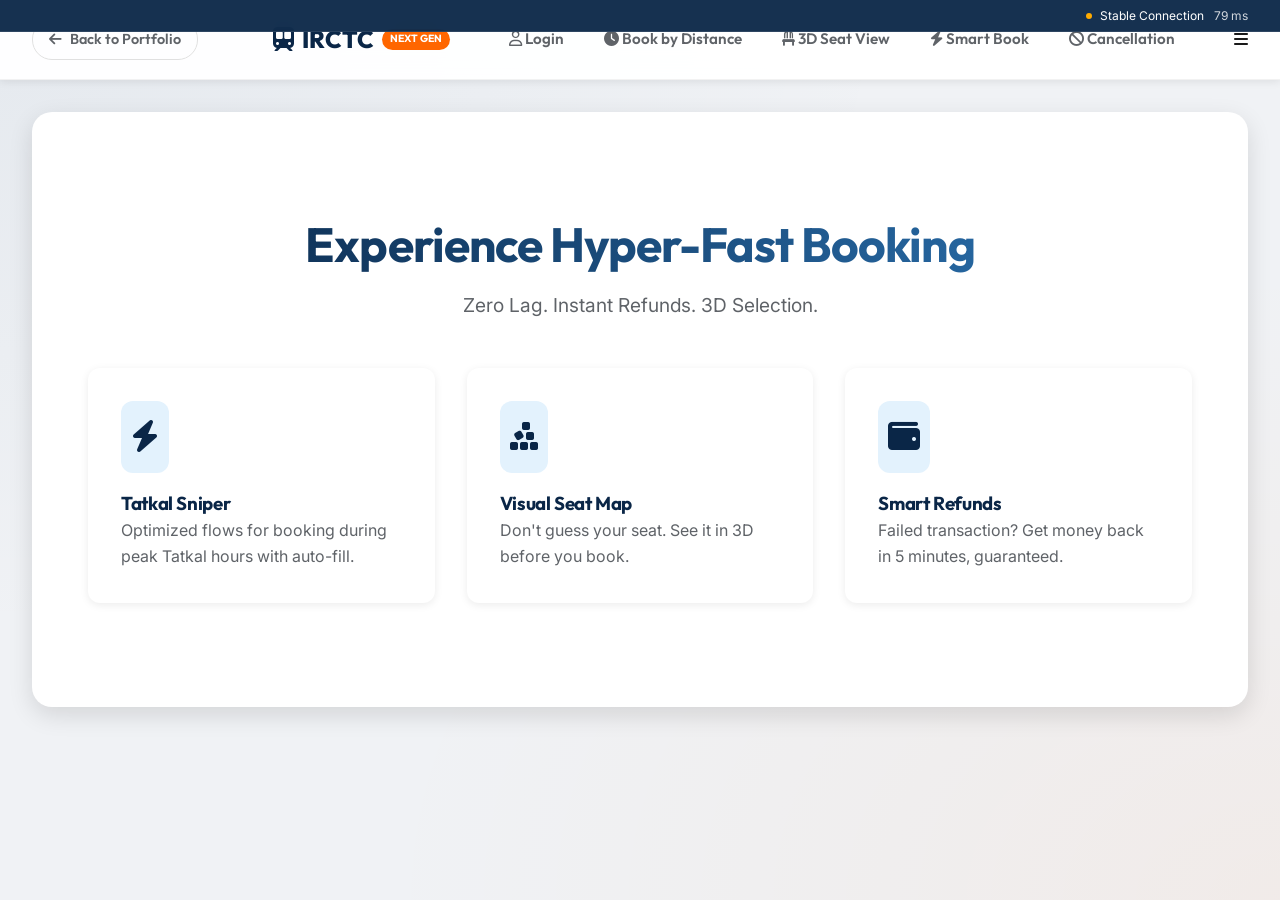
<file: irctc.html>
<!DOCTYPE html>
<html lang="en">

<head>
    <meta charset="UTF-8">
    <meta name="viewport" content="width=device-width, initial-scale=1.0">
    <title>IRCTC Next - Premium Booking Experience</title>
    <link rel="stylesheet" href="irctc.css">
    <!-- Font Awesome for Icons -->
    <link rel="stylesheet" href="https://cdnjs.cloudflare.com/ajax/libs/font-awesome/6.4.0/css/all.min.css">
</head>

<body>

    <!-- Network Speed Indicator -->
    <div id="network-status" class="network-status">
        <div style="display:flex; align-items:center;">
            <span class="status-dot"></span>
            <span id="network-text">Checking Network Stability...</span>
        </div>
        <span id="latency-ms" style="margin-left:10px; opacity:0.8;">-- ms</span>
    </div>

    <!-- Navbar -->
    <nav class="navbar">
        <a href="port.html" class="back-btn" style="text-decoration:none; margin-right: 1.5rem; display: inline-flex; align-items: center; gap: 8px; padding: 8px 16px; border: 1px solid var(--divider); border-radius: 20px; font-weight: 600; color: var(--text-secondary); transition: all 0.2s; background: transparent; font-family: 'Outfit', sans-serif; cursor: pointer; font-size: 0.9rem;" onmouseover="this.style.background='rgba(0,0,0,0.04)'; this.style.borderColor='var(--primary-blue)'; this.style.color='var(--primary-blue)';" onmouseout="this.style.background='transparent'; this.style.borderColor='var(--divider)'; this.style.color='var(--text-secondary)';">
            <i class="fa-solid fa-arrow-left"></i> Back to Portfolio
        </a>
        <div class="logo">
            <i class="fa-solid fa-train-subway"></i>
            IRCTC <span class="beta-tag">Next Gen</span>
        </div>
        <div class="nav-links">
            <div class="nav-item" id="login-nav">
                <span class="nav-link"><i class="fa-regular fa-user"></i> Login</span>
                <div class="dropdown-preview">
                    <h4>Welcome Guest</h4>
                    <p style="font-size:0.85rem; margin-top:5px;">Login for faster booking & personalized offers.</p>
                </div>
            </div>
            <div class="nav-item" id="distance-nav">
                <span class="nav-link"><i class="fa-solid fa-clock"></i> Book by Distance</span>
                <div class="dropdown-panel" id="distance-panel">
                    <!-- Populated by JS -->
                </div>
            </div>
            <div class="nav-item" id="seat-view-nav">
                <span class="nav-link"><i class="fa-solid fa-chair"></i> 3D Seat View</span>
            </div>
            <div class="nav-item" id="smart-book-nav">
                <span class="nav-link"><i class="fa-solid fa-bolt"></i> Smart Book</span>
            </div>
            <div class="nav-item" id="cancel-nav">
                <span class="nav-link"><i class="fa-solid fa-ban"></i> Cancellation</span>
            </div>
        </div>
        <div class="mobile-menu-btn"><i class="fa-solid fa-bars"></i></div>
    </nav>

    <!-- Main Content Area -->
    <main class="main-container">

        <!-- Login Modal -->
        <div id="login-modal" class="modal">
            <!-- ... (Login modal content remains unchanged) ... -->
            <div class="modal-content">
                <span class="close-btn"><i class="fa-solid fa-xmark"></i></span>
                <h2><i class="fa-solid fa-right-to-bracket" style="color:var(--brand-orange)"></i> Login</h2>
                <form id="login-form">
                    <div class="input-group">
                        <label>Username / Mobile</label>
                        <input type="text" id="login-name" required placeholder="Enter your registered ID">
                    </div>
                    <div class="input-group">
                        <label>Password</label>
                        <input type="password" id="login-pass" required placeholder="••••••••">
                    </div>

                    <!-- Simplified Verification -->
                    <div class="checkbox-group"
                        style="display:flex; align-items:center; gap:0.5rem; margin-bottom:1.5rem;">
                        <input type="checkbox" id="human-check" required>
                        <label for="human-check"
                            style="cursor:pointer; display:flex; align-items:center; gap:5px; margin:0;">
                            <i class="fa-solid fa-shield-halved" style="color:var(--success-green)"></i>
                            Smart Verify (Instant)
                        </label>
                    </div>

                    <button type="submit" class="btn-primary">
                        <span>Secure Login</span>
                        <div class="spinner callback-spinner hidden"></div>
                    </button>

                    <div id="login-alert" class="alert-box alert-success hidden" style="margin-top:1rem;">
                        <i class="fa-solid fa-check-circle"></i>
                        <span>Login Successful! Redirecting...</span>
                    </div>
                </form>
            </div>
        </div>

        <!-- Dashboard / Placeholder Home Content -->
        <!-- ... (Home content remains unchanged) ... -->

        <!-- ... (Seat View content remains unchanged) ... -->

        <!-- ... (Smart Book content remains unchanged) ... -->

        <!-- Cancellation Section -->
        <section id="cancel-section" class="content-section hidden">
            <div class="section-header">
                <h2>Ticket Cancellation & Refunds</h2>
                <p>Instant refunds to source account for IRCTC iWallet users.</p>
            </div>

            <div class="input-group" style="max-width: 480px; margin-top:2rem;">
                <label>Enter PNR Number</label>
                <div style="display:flex; gap:10px;">
                    <input type="text" id="cancel-pnr-input" placeholder="e.g. 8456213098" maxlength="10">
                    <button class="btn-primary" onclick="searchPNR()" style="width: auto; padding:0 25px;">
                        Search PNR
                    </button>
                </div>
            </div>

            <!-- Ticket Details (Hidden) -->
            <div id="cancel-details" class="hidden"
                style="margin-top: 2rem; background: #fafafa; padding: 25px; border-radius: 12px; border: 1px solid #eee;">
                <div
                    style="display:flex; justify-content:space-between; border-bottom:1px solid #ddd; padding-bottom:15px; margin-bottom:20px;">
                    <div>
                        <h3 id="c-train-name" style="color:var(--primary-blue); margin-bottom:5px;">--</h3>
                        <p id="c-date" style="font-size:0.95rem; color:#666;">--</p>
                    </div>
                    <div style="text-align:right;">
                        <span class="status-badge status-open"
                            style="background:#E8F5E9; color:#2E7D32;">CONFIRMED</span>
                        <div style="margin-top:5px; font-weight:700; font-size:1.1rem; color:var(--primary-blue);"
                            id="c-pnr-display">--</div>
                    </div>
                </div>

                <div style="margin-bottom:25px;">
                    <label
                        style="font-weight:600; margin-bottom:15px; display:block; color:var(--text-secondary);">Select
                        Passengers to Cancel:</label>
                    <div id="c-passenger-list" style="display:flex; flex-direction:column; gap:10px;">
                        <!-- Checkboxes populated by JS -->
                    </div>
                </div>

                <div
                    style="background:#FFF3E0; padding:20px; border-radius:8px; display:flex; justify-content:space-between; align-items:center;">
                    <div>
                        <div style="font-size:0.85rem; color:#E65100; font-weight:700;">ESTIMATED REFUND AMOUNT</div>
                        <div style="font-size:1.8rem; font-weight:800; color:#E65100;">₹<span
                                id="c-refund-amount">0</span></div>
                        <div style="font-size:0.75rem; color:#E65100; opacity:0.8;">(Deduction: ₹60 per passenger)</div>
                    </div>
                    <button class="btn-primary" style="background:#D32F2F; width:auto; border:none;"
                        onclick="confirmCancellation()">
                        Cancel & Refund <i class="fa-solid fa-arrow-right-from-bracket"></i>
                    </button>
                </div>
            </div>

            <!-- Success Message -->
            <div id="cancel-success" class="alert-box alert-success hidden" style="margin-top:2rem; padding:20px;">
                <i class="fa-solid fa-check-circle" style="font-size:1.5rem;"></i>
                <div>
                    <h4 style="margin-bottom:5px;">Cancellation Successful</h4>
                    <span>Refund of <strong>₹<span id="final-refund"></span></strong> initiated to source account.
                        Reference ID: <span id="ref-id" style="font-family:monospace;"></span></span>

                    <div style="margin-top:15px; padding-top:15px; border-top:1px solid #C8E6C9; font-size:0.9rem;">
                        <div style="font-weight:700; margin-bottom:5px;">Need Help?</div>
                        <div style="display:flex; gap:20px; align-items:center;">
                            <span><i class="fa-solid fa-envelope"></i> refunds@irctc.co.in</span>
                            <span><i class="fa-solid fa-phone"></i> 139 (24x7)</span>
                        </div>
                    </div>
                </div>
            </div>
        </section>

        <!-- Dashboard / Placeholder Home Content -->
        <section id="home-dashboard" class="content-section">
            <div class="hero-card">
                <h1>Experience Hyper-Fast Booking</h1>
                <p style="font-size:1.2rem;">Zero Lag. Instant Refunds. 3D Selection.</p>

                <div class="feature-grid">
                    <div class="feature-box" onclick="document.getElementById('smart-book-nav').click()">
                        <div class="feature-icon"><i class="fa-solid fa-bolt"></i></div>
                        <h3>Tatkal Sniper</h3>
                        <p>Optimized flows for booking during peak Tatkal hours with auto-fill.</p>
                    </div>
                    <div class="feature-box" onclick="document.getElementById('seat-view-nav').click()">
                        <div class="feature-icon"><i class="fa-solid fa-cubes-stacked"></i></div>
                        <h3>Visual Seat Map</h3>
                        <p>Don't guess your seat. See it in 3D before you book.</p>
                    </div>
                    <div class="feature-box">
                        <div class="feature-icon"><i class="fa-solid fa-wallet"></i></div>
                        <h3>Smart Refunds</h3>
                        <p>Failed transaction? Get money back in 5 minutes, guaranteed.</p>
                    </div>
                </div>
            </div>
        </section>

        <!-- Seat View Section -->
        <section id="seat-view-section" class="content-section hidden">
            <div class="section-header" style="display:flex; justify-content:space-between; align-items:center;">
                <h2>3D Coach Visualization</h2>
                <div style="display:flex; gap:15px; align-items:center;">
                    <label
                        style="display:flex; align-items:center; gap:5px; cursor:pointer; font-weight:600; color:var(--brand-orange);">
                        <input type="checkbox" id="solo-mode-toggle"> Solo Traveler
                    </label>
                    <div class="train-selector">
                        <select id="train-select" style="padding:10px; border-radius:8px; border:1px solid #ccc;">
                            <option value="express">Rajdhani Express (First AC)</option>
                            <option value="shatabdi">Shatabdi Express (Chair Car)</option>
                        </select>
                    </div>
                </div>
            </div>

            <div class="coach-container-3d">
                <div class="coach-floor">
                    <!-- Seats generated by JS -->
                </div>
            </div>

            <div class="seat-legend">
                <div class="legend-item"><span class="seat available"
                        style="width:20px; height:20px; display:inline-block;"></span> Available</div>
                <div class="legend-item"><span class="seat booked"
                        style="width:20px; height:20px; display:inline-block;"></span> Booked</div>
                <div class="legend-item"><span class="seat selected"
                        style="width:20px; height:20px; display:inline-block;"></span> Selected</div>
            </div>

            <div class="booking-summary"
                style="background:#F5F7FA; padding:20px; border-radius:12px; display:flex; justify-content:space-between; align-items:center;">
                <div>
                    <div style="font-size:0.9rem; color:#666;">Selected Seats</div>
                    <div style="font-size:1.5rem; font-weight:700; color:var(--primary-blue);" id="seat-count">0</div>
                </div>
                <div>
                    <div style="font-size:0.9rem; color:#666;">Total Price</div>
                    <div style="font-size:1.5rem; font-weight:700; color:var(--primary-blue);">₹<span
                            id="total-price">0</span></div>
                </div>
                <button id="confirm-seat-btn" class="btn-primary" style="width:auto; padding:0 30px;" disabled>
                    Proceed with Selection <i class="fa-solid fa-arrow-right"></i>
                </button>
            </div>
        </section>

        <!-- Smart Book Section -->
        <section id="smart-book-section" class="content-section hidden">
            <!-- Progress Tracker -->
            <div class="progress-bar-container">
                <div class="progress-track"></div>
                <div class="progress-fill" id="booking-fill" style="width: 0%;"></div>
                <div class="steps-indicator">
                    <div class="step active" data-step="1">
                        <div class="step-circle">1</div>
                        <div>Train</div>
                    </div>
                    <div class="step" data-step="2">
                        <div class="step-circle">2</div>
                        <div>Date</div>
                    </div>
                    <div class="step" data-step="3">
                        <div class="step-circle">3</div>
                        <div>Details</div>
                    </div>
                    <div class="step" data-step="4">
                        <div class="step-circle">4</div>
                        <div>Review</div>
                    </div>
                    <div class="step" data-step="5">
                        <div class="step-circle">5</div>
                        <div>Payment</div>
                    </div>
                </div>
            </div>

            <div class="wizard-container">
                <!-- Step 1: Select Train -->
                <div class="wizard-step active" data-step="1">
                    <h3>Select Train</h3>
                    <div class="input-group">
                        <input type="text" placeholder="Search train name or number..." style="margin-bottom:1rem;">
                    </div>
                    <div class="train-list" id="smart-train-list"></div>
                </div>

                <!-- Step 2: Choose Date -->
                <div class="wizard-step" data-step="2">
                    <h3>Journey Date</h3>
                    <input type="date" id="book-date" class="simulated-input"
                        style="padding:15px; width:100%; border:2px solid #ddd; border-radius:8px;">
                    <br><br>
                    <button class="btn-primary" onclick="window.wizardNext()">Next Step</button>
                </div>

                <!-- Step 3: Passenger Details -->
                <div class="wizard-step" data-step="3">
                    <h3>Passenger Details</h3>
                    <div
                        style="background:#E3F2FD; padding:15px; border-radius:8px; margin-bottom:15px; border:1px solid #BBDEFB;">
                        <i class="fa-solid fa-bolt" style="color:#1565C0;"></i>
                        <strong>Smart Feature:</strong> Master List Auto-fill enabled.
                    </div>

                    <!-- Selected Seat Confirmation -->
                    <div id="seat-confirm-msg" class="hidden"
                        style="background:#F1F8E9; padding:12px; border-radius:8px; margin-bottom:15px; border:1px solid #C5E1A5; color:#33691E;">
                        <i class="fa-solid fa-check-circle"></i>
                        Confirmed Seat: <strong id="assigned-seat-display">--</strong>
                    </div>
                    <!-- Dynamic Passenger Forms -->
                    <div style="display:flex; justify-content:flex-end; margin-bottom:10px;">
                        <button type="button" class="btn-primary" id="open-map-btn"
                            style="width:auto; padding:8px 15px; background:var(--brand-orange); font-size:0.85rem;">
                            <i class="fa-solid fa-map-location-dot"></i> Select / Change Seats
                        </button>
                    </div>

                    <div id="passenger-list">
                        <!-- Populated by JS -->
                    </div>
                    <button class="btn-primary" onclick="window.wizardNext()">Next Step</button>
                </div>

                <!-- Step 4: Review -->
                <div class="wizard-step" data-step="4">
                    <h3>Review Booking</h3>
                    <div
                        style="padding:20px; background:#fafafa; border-radius:12px; margin-bottom:20px; border:1px solid #EEE;">
                        <p><strong>Train:</strong> <span id="review-train">--</span></p>
                        <p><strong>Time:</strong> <span id="review-time">--</span></p>
                        <p><strong>Date:</strong> <span id="review-date">--</span></p>
                        <p><strong>Passenger:</strong> <span id="review-name">--</span></p>
                        <p><strong>Seat No.:</strong> <span id="review-seats">--</span></p>
                        <p><strong>Total Amount:</strong> ₹<span id="review-total">1,250</span></p>
                    </div>
                    <button class="btn-primary" onclick="window.wizardNext()">Proceed to Pay</button>
                </div>

                <!-- Step 5: Payment Solution (Enhanced) -->
                <div class="wizard-step" data-step="5">
                    <h3>Select Payment Mode</h3>

                    <!-- Smart Wallet (Primary Solution) -->
                    <div class="payment-card recommended">
                        <div class="card-header">
                            <div style="display:flex; align-items:center; gap:10px;">
                                <i class="fa-solid fa-wallet" style="color:var(--brand-orange); font-size:1.5rem;"></i>
                                <div>
                                    <div style="font-weight:700; font-size:1.1rem;">IRCTC iWallet</div>
                                    <div style="font-size:0.85rem; opacity:0.8;">Zero-failure booking. Instant debit.
                                    </div>
                                </div>
                            </div>
                            <div style="text-align:right;">
                                <div style="font-size:0.8rem;">Balance</div>
                                <div style="font-weight:700; font-size:1.1rem;">₹4,500.00</div>
                            </div>
                        </div>
                        <button class="btn-primary" style="background:white; color:var(--primary-blue);"
                            id="pay-wallet-btn" onclick="processPayment('wallet')">
                            Pay ₹1,250 via Wallet
                        </button>
                    </div>

                    <!-- UPI & Other Options -->
                    <div class="payment-grid">
                        <div class="pay-option" onclick="processPayment('upi')">
                            <i class="fa-brands fa-google-pay" style="color:#4285F4;"></i>
                            <span>UPI / Apps</span>
                            <span class="badge-fast">FAST</span>
                        </div>

                        <div class="pay-option" onclick="processPayment('card')">
                            <i class="fa-regular fa-credit-card" style="color:#1565C0;"></i>
                            <span>Card</span>
                        </div>
                    </div>

                    <!-- Payment Processing Overlay -->
                    <div id="payment-overlay" class="payment-overlay">
                        <div class="payment-modal">
                            <div class="spinner-container">
                                <div class="processing-spinner"></div>
                            </div>
                            <h3 id="pay-status-title">Connecting to Bank...</h3>
                            <div class="status-steps">
                                <div class="step-item active" id="step-bank"><i
                                        class="fa-solid fa-circle-notch fa-spin"></i> Verifying Balance</div>
                                <div class="step-item" id="step-irctc"><i class="fa-regular fa-circle"></i> Allocating
                                    Seat</div>
                            </div>
                        </div>
                    </div>

                    <!-- Final Success Screen -->
                    <div id="booking-success" class="booking-success">
                        <div class="success-card">
                            <div class="success-header">
                                <i class="fa-solid fa-ticket"></i>
                                <span>Booking Confirmed</span>
                            </div>
                            <div class="pnr-display">
                                <div style="font-size:0.9rem; color:#666;">PNR NUMBER</div>
                                <div id="final-pnr"
                                    style="font-size:2rem; font-weight:800; letter-spacing:2px; color:var(--primary-blue);">
                                    --</div>
                            </div>
                            <div class="journey-details">
                                <div class="detail-row">
                                    <span>Train</span>
                                    <strong id="final-train">--</strong>
                                </div>
                                <div class="detail-row">
                                    <span>Passengers</span>
                                    <strong id="final-passengers">Rahul Sharma (28)</strong>
                                </div>
                            </div>
                            <div style="padding:0 2rem 2rem;">
                                <button class="btn-primary" onclick="location.reload()">Book Return Journey</button>
                            </div>
                        </div>
                    </div>
                </div>

            </div>
        </section>

    </main>

    <script src="irctc.js"></script>
</body>

</html>
</file>
<file: irctc.css>
/* Google Fonts Import */
@import url('https://fonts.googleapis.com/css2?family=Outfit:wght@300;400;500;600;700;800&family=Inter:wght@300;400;500;600&display=swap');

:root {
    /* Brand Colors - Modern IRCTC Palette */
    --primary-blue: #0A2647;
    --secondary-blue: #144272;
    --accent-blue: #205295;
    --brand-orange: #FF6600;
    /* IRCTC Orange */
    --brand-light: #2C74B3;

    /* Functional Colors */
    --success-green: #00C853;
    --error-red: #D50000;
    --warning-yellow: #FFAB00;
    --info-blue: #2979FF;

    /* Neutrals & Surfaces */
    --bg-body: #F0F2F5;
    --surface-white: #FFFFFF;
    --surface-glass: rgba(255, 255, 255, 0.95);
    --text-primary: #1A1A1A;
    --text-secondary: #5F6368;
    --divider: #E0E0E0;

    /* Shadows & Effects */
    --shadow-sm: 0 2px 8px rgba(0, 0, 0, 0.08);
    --shadow-md: 0 8px 24px rgba(0, 0, 0, 0.12);
    --shadow-lg: 0 16px 48px rgba(0, 0, 0, 0.18);
    --shadow-colored: 0 8px 24px rgba(20, 66, 114, 0.2);
    --glass-blur: blur(12px);

    /* Metrics */
    --radius-sm: 8px;
    --radius-md: 12px;
    --radius-lg: 20px;
    --radius-xl: 32px;
    --container-max: 1280px;
    --header-height: 80px;
}

* {
    box-sizing: border-box;
    margin: 0;
    padding: 0;
    -webkit-font-smoothing: antialiased;
}

body {
    font-family: 'Outfit', sans-serif;
    background: var(--bg-body);
    background-image: radial-gradient(at 0% 0%, rgba(20, 66, 114, 0.05) 0px, transparent 50%), radial-gradient(at 100% 100%, rgba(255, 102, 0, 0.05) 0px, transparent 50%);
    color: var(--text-primary);
    line-height: 1.6;
    overflow-x: hidden;
    min-height: 100vh;
}

/* Typography */
h1,
h2,
h3,
h4 {
    font-weight: 700;
    color: var(--primary-blue);
    letter-spacing: -0.02em;
}

h1 {
    font-size: 2.5rem;
    line-height: 1.2;
}

h2 {
    font-size: 2rem;
    margin-bottom: 1rem;
}

p {
    font-family: 'Inter', sans-serif;
    color: var(--text-secondary);
}

/* Network Status */
.network-status {
    position: fixed;
    top: 0;
    left: 0;
    right: 0;
    height: 32px;
    background: rgba(10, 38, 71, 0.95);
    color: white;
    z-index: 2000;
    display: flex;
    justify-content: flex-end;
    align-items: center;
    padding: 0 2rem;
    font-size: 0.75rem;
    font-family: 'Inter', sans-serif;
    backdrop-filter: var(--glass-blur);
    border-bottom: 1px solid rgba(255, 255, 255, 0.1);
}

.status-dot {
    width: 6px;
    height: 6px;
    border-radius: 50%;
    background-color: var(--success-green);
    margin-right: 8px;
    box-shadow: 0 0 8px var(--success-green);
}

/* Navbar */
.navbar {
    position: sticky;
    top: 0;
    background: var(--surface-glass);
    backdrop-filter: blur(20px);
    padding: 0 2rem;
    height: var(--header-height);
    display: flex;
    justify-content: space-between;
    align-items: center;
    z-index: 1000;
    box-shadow: var(--shadow-sm);
    border-bottom: 1px solid rgba(0, 0, 0, 0.05);
}

.logo {
    display: flex;
    align-items: center;
    gap: 0.5rem;
    font-size: 1.5rem;
    font-weight: 800;
    color: var(--primary-blue);
    cursor: pointer;
}

.beta-tag {
    font-size: 0.65rem;
    font-weight: 700;
    background: var(--brand-orange);
    color: white;
    padding: 2px 8px;
    border-radius: 99px;
    text-transform: uppercase;
}

.nav-links {
    display: flex;
    gap: 1.5rem;
    height: 100%;
}

.nav-item {
    position: relative;
    height: 100%;
    display: flex;
    align-items: center;
    cursor: pointer;
    padding: 0 0.5rem;
}

.nav-link {
    font-weight: 600;
    color: var(--text-secondary);
    transition: all 0.2s;
    font-size: 0.95rem;
}

.nav-item:hover .nav-link {
    color: var(--primary-blue);
}

.nav-item::after {
    content: '';
    position: absolute;
    bottom: 0;
    left: 0;
    width: 0%;
    height: 3px;
    background: var(--brand-orange);
    transition: width 0.3s ease;
    border-radius: 3px 3px 0 0;
}

.nav-item:hover::after {
    width: 100%;
}

.dropdown-panel,
.dropdown-preview {
    position: absolute;
    top: calc(100% + 10px);
    left: 50%;
    transform: translateX(-50%) translateY(10px);
    background: var(--surface-white);
    color: var(--text-primary);
    padding: 1.5rem;
    border-radius: var(--radius-md);
    box-shadow: var(--shadow-lg);
    opacity: 0;
    visibility: hidden;
    transition: all 0.3s;
    min-width: 240px;
    z-index: 1001;
    border: 1px solid var(--divider);
}

#distance-panel.dropdown-panel {
    width: 400px;
}

.nav-item:hover .dropdown-panel,
.nav-item:hover .dropdown-preview {
    opacity: 1;
    visibility: visible;
    transform: translateX(-50%) translateY(0);
}

/* Layout */
.main-container {
    padding: 2rem;
    max-width: var(--container-max);
    margin: 0 auto;
    padding-top: 2rem;
}

.content-section {
    background: var(--surface-white);
    padding: 2.5rem;
    border-radius: var(--radius-lg);
    box-shadow: var(--shadow-md);
    margin-bottom: 2rem;
    animation: slideUp 0.6s;
}

.hidden {
    display: none !important;
}

@keyframes slideUp {
    from {
        opacity: 0;
        transform: translateY(40px);
    }

    to {
        opacity: 1;
        transform: translateY(0);
    }
}

/* Login Modal */
.modal {
    position: fixed;
    top: 0;
    left: 0;
    width: 100%;
    height: 100%;
    background: rgba(10, 38, 71, 0.3);
    display: flex;
    justify-content: center;
    align-items: center;
    z-index: 2000;
    backdrop-filter: blur(8px);
    opacity: 0;
    pointer-events: none;
    transition: opacity 0.3s ease;
}

.modal.visible {
    opacity: 1;
    pointer-events: all;
}

.modal-content {
    background: var(--surface-white);
    padding: 2.5rem;
    border-radius: var(--radius-lg);
    width: 100%;
    max-width: 420px;
    position: relative;
    box-shadow: var(--shadow-lg);
    transform: scale(0.95);
    transition: transform 0.3s;
}

.modal.visible .modal-content {
    transform: scale(1);
}

.close-btn {
    position: absolute;
    top: 1.5rem;
    right: 1.5rem;
    cursor: pointer;
    font-size: 1.2rem;
}

.input-group {
    margin-bottom: 1.25rem;
}

.input-group label {
    display: block;
    margin-bottom: 0.5rem;
    font-size: 0.9rem;
    font-weight: 600;
    color: var(--text-secondary);
}

.input-group input {
    width: 100%;
    padding: 0.85rem 1rem;
    border: 2px solid #E5E7EB;
    border-radius: var(--radius-sm);
    font-family: 'Inter', sans-serif;
    transition: all 0.2s;
    background: #FAFAFA;
}

.input-group input:focus {
    outline: none;
    border-color: var(--info-blue);
    background: white;
    box-shadow: 0 0 0 4px rgba(41, 121, 255, 0.1);
}

.btn-primary {
    width: 100%;
    padding: 1rem;
    background: linear-gradient(135deg, var(--secondary-blue), var(--primary-blue));
    color: white;
    border: none;
    border-radius: var(--radius-sm);
    font-size: 1rem;
    font-weight: 600;
    cursor: pointer;
    transition: all 0.3s ease;
    display: flex;
    justify-content: center;
    align-items: center;
    gap: 0.5rem;
    box-shadow: var(--shadow-colored);
}

.btn-primary:hover {
    transform: translateY(-2px);
    box-shadow: 0 12px 20px rgba(20, 66, 114, 0.3);
}

.btn-primary:disabled {
    opacity: 0.7;
    cursor: not-allowed;
}

/* 3D Coach */
.coach-container-3d {
    perspective: 1200px;
    margin: 3rem 0;
    height: 500px;
    display: flex;
    justify-content: center;
    align-items: center;
    background: #f8f9fa;
    border-radius: var(--radius-lg);
    border: 1px solid #e0e0e0;
    overflow: hidden;
}

.coach-floor {
    width: 340px;
    height: 85%;
    background: #e8eaf6;
    transform: rotateX(30deg);
    transform-style: preserve-3d;
    display: grid;
    grid-template-columns: repeat(4, 1fr);
    gap: 15px 10px;
    /* Row gap 15, Col gap 10 */
    padding: 40px 25px;
    overflow-y: auto;
    border: 4px solid #cfd8dc;
    border-radius: 8px;
    transition: transform 0.6s;
    box-shadow: inset 0 0 50px rgba(0, 0, 0, 0.1);
}

.coach-floor:hover {
    transform: rotateX(20deg) scale(1.02);
}

/* Create Aisle */
.seat:nth-child(4n+2) {
    margin-right: 40px;
    /* The Aisle */
}

.seat {
    height: 44px;
    background: #B0BEC5;
    border-radius: 4px 4px 10px 10px;
    position: relative;
    cursor: pointer;
    box-shadow: 0 4px 0 #78909C, 0 8px 10px rgba(0, 0, 0, 0.1);
    transition: all 0.2s cubic-bezier(0.175, 0.885, 0.32, 1.275);
}

/* Headrest */
.seat::before {
    content: '';
    position: absolute;
    top: -10px;
    left: 10%;
    width: 80%;
    height: 12px;
    background: inherit;
    border-radius: 4px;
    filter: brightness(0.9);
}

.seat::after {
    content: '';
    position: absolute;
    top: -4px;
    /* Connector */
    left: 20%;
    width: 60%;
    height: 4px;
    background: inherit;
}

.seat:active {
    transform: translateY(4px);
    box-shadow: 0 0 0 #78909C;
}

.seat.available {
    background: var(--success-green);
    box-shadow: 0 4px 0 #009624, 0 8px 10px rgba(0, 0, 0, 0.1);
}

.seat.booked {
    background: var(--error-red);
    box-shadow: 0 4px 0 #9F0000;
    cursor: not-allowed;
    opacity: 0.8;
}

.seat.selected {
    background: var(--info-blue);
    box-shadow: 0 4px 0 #004BA0, 0 0 15px var(--info-blue);
    transform: translateY(-2px) scale(1.05);
    z-index: 10;
}

.coach-floor>div:nth-child(2) {
    margin-right: 20px;
}

.seat-legend {
    display: flex;
    gap: 20px;
    justify-content: center;
    margin-bottom: 20px;
}

/* Wizard */
.progress-bar-container {
    position: relative;
    margin-bottom: 3rem;
    padding: 0 1rem;
}

.progress-track {
    position: absolute;
    top: 15px;
    left: 0;
    right: 0;
    height: 4px;
    background: #E0E0E0;
    z-index: 0;
}

.progress-fill {
    position: absolute;
    top: 15px;
    left: 0;
    height: 4px;
    background: var(--success-green);
    z-index: 0;
    transition: width 0.4s ease;
}

.steps-indicator {
    display: flex;
    justify-content: space-between;
    position: relative;
    z-index: 1;
}

.step {
    text-align: center;
    width: 80px;
    opacity: 0.6;
    transition: all 0.3s;
}

.step.active {
    opacity: 1;
    font-weight: 700;
    color: var(--primary-blue);
    transform: scale(1.05);
}

.step-circle {
    width: 34px;
    height: 34px;
    background: white;
    border: 3px solid #E0E0E0;
    border-radius: 50%;
    margin: 0 auto 8px;
    display: flex;
    justify-content: center;
    align-items: center;
    font-weight: 700;
}

.step.active .step-circle {
    border-color: var(--primary-blue);
    background: var(--primary-blue);
    color: white;
}

.step.completed .step-circle {
    border-color: var(--success-green);
    background: var(--success-green);
    color: white;
}

.wizard-step {
    display: none;
    margin-top: 2rem;
}

.wizard-step.active {
    display: block;
    animation: fadeIn 0.4s;
}

@keyframes fadeIn {
    from {
        opacity: 0;
    }

    to {
        opacity: 1;
    }
}

.train-item {
    padding: 1.5rem;
    border: 1px solid #EEE;
    border-radius: var(--radius-md);
    margin-bottom: 1rem;
    cursor: pointer;
    display: flex;
    justify-content: space-between;
    align-items: center;
    transition: all 0.2s;
}

.train-item:hover {
    border-color: var(--info-blue);
    box-shadow: 0 4px 12px rgba(41, 121, 255, 0.1);
    transform: translateX(5px);
}

/* Dashboard */
.hero-card {
    text-align: center;
    padding: 4rem 1rem;
}

.hero-card h1 {
    font-size: 3rem;
    margin-bottom: 1rem;
    background: -webkit-linear-gradient(0deg, var(--primary-blue), var(--brand-light));
    -webkit-background-clip: text;
    -webkit-text-fill-color: transparent;
}

.feature-grid {
    display: grid;
    grid-template-columns: repeat(auto-fit, minmax(280px, 1fr));
    gap: 2rem;
    margin-top: 3rem;
}

.feature-box {
    background: white;
    padding: 2rem;
    border-radius: var(--radius-md);
    box-shadow: var(--shadow-sm);
    border: 1px solid transparent;
    cursor: pointer;
    text-align: left;
    transition: all 0.3s;
}

.feature-box:hover {
    transform: translateY(-8px);
    box-shadow: var(--shadow-md);
    border-color: rgba(41, 121, 255, 0.2);
}

.feature-icon {
    font-size: 2rem;
    margin-bottom: 1rem;
    display: inline-block;
    padding: 10px;
    background: #E3F2FD;
    border-radius: 12px;
    color: var(--primary-blue);
}

.distance-row {
    padding: 12px 0;
    border-bottom: 1px solid #eee;
    display: flex;
    justify-content: space-between;
    align-items: center;
}

.status-badge {
    padding: 4px 10px;
    border-radius: 99px;
    font-size: 0.75rem;
    font-weight: 700;
    text-transform: uppercase;
}

.status-open {
    background: #E8F5E9;
    color: #2E7D32;
}

.status-closed {
    background: #FFEBEE;
    color: #C62828;
}

/* Alerts */
.alert-box {
    padding: 1rem 1.5rem;
    border-radius: var(--radius-sm);
    margin-top: 1.5rem;
    display: flex;
    gap: 1rem;
    font-size: 0.95rem;
}

.alert-success {
    background: #E8F5E9;
    color: #2E7D32;
}

/* Spinner */
.spinner {
    border: 3px solid rgba(255, 255, 255, 0.3);
    border-radius: 50%;
    border-top: 3px solid white;
    width: 20px;
    height: 20px;
    animation: spin 0.8s linear infinite;
}

@keyframes spin {
    0% {
        transform: rotate(0deg);
    }

    100% {
        transform: rotate(360deg);
    }
}

@media (max-width: 768px) {
    .nav-links {
        display: none;
    }

    .mobile-menu-btn {
        display: block;
    }
}

/* === Payment Solution & Fintech UI === */
.payment-card {
    background: linear-gradient(135deg, #0A2647 0%, #144272 100%);
    color: white;
    padding: 1.5rem;
    border-radius: var(--radius-md);
    margin-bottom: 2rem;
    box-shadow: 0 10px 30px rgba(10, 38, 71, 0.25);
    position: relative;
    overflow: hidden;
    transition: transform 0.3s;
}

.payment-card:hover {
    transform: translateY(-3px);
}

.payment-card::after {
    content: '';
    position: absolute;
    top: -50px;
    right: -50px;
    width: 150px;
    height: 150px;
    background: rgba(255, 255, 255, 0.05);
    border-radius: 50%;
}

.payment-card.recommended {
    border: 2px solid var(--brand-orange);
}

.card-header {
    display: flex;
    justify-content: space-between;
    align-items: center;
    margin-bottom: 1.5rem;
}

.payment-grid {
    display: grid;
    grid-template-columns: repeat(auto-fit, minmax(130px, 1fr));
    gap: 1rem;
}

.pay-option {
    background: white;
    border: 1px solid #E0E0E0;
    padding: 1.25rem 1rem;
    border-radius: var(--radius-md);
    text-align: center;
    cursor: pointer;
    transition: all 0.2s;
    position: relative;
    display: flex;
    flex-direction: column;
    align-items: center;
    gap: 8px;
}

.pay-option:hover {
    border-color: var(--primary-blue);
    transform: translateY(-4px);
    box-shadow: var(--shadow-md);
    background: #F5F9FF;
}

.pay-option i {
    font-size: 1.5rem;
    margin-bottom: 0.25rem;
}

.pay-option span {
    font-weight: 600;
    font-size: 0.85rem;
}

.badge-fast,
.badge-new {
    position: absolute;
    top: 6px;
    right: 6px;
    font-size: 0.6rem;
    padding: 2px 5px;
    border-radius: 4px;
    font-weight: 700;
}

.badge-fast {
    background: #E8F5E9;
    color: #2E7D32;
}

.badge-new {
    background: #FFF3E0;
    color: #E65100;
}

/* Processing Overlay */
.payment-overlay {
    position: fixed;
    inset: 0;
    background: rgba(255, 255, 255, 0.95);
    backdrop-filter: blur(8px);
    z-index: 3000;
    display: flex;
    justify-content: center;
    align-items: center;
    opacity: 0;
    pointer-events: none;
    transition: opacity 0.3s;
}

.payment-overlay.active {
    opacity: 1;
    pointer-events: all;
}

.payment-modal {
    text-align: center;
    width: 100%;
    max-width: 380px;
}

.spinner-container {
    position: relative;
    width: 80px;
    height: 80px;
    margin: 0 auto 20px;
}

.processing-spinner {
    width: 100%;
    height: 100%;
    border: 4px solid #E0E0E0;
    border-top-color: var(--primary-blue);
    border-radius: 50%;
    animation: spin 1s linear infinite;
}

.status-steps {
    margin-top: 2rem;
    text-align: left;
    background: #FAFAFA;
    padding: 1.5rem;
    border-radius: 12px;
    border: 1px solid #eee;
}

.step-item {
    display: flex;
    align-items: center;
    gap: 12px;
    margin-bottom: 12px;
    opacity: 0.4;
    transition: all 0.3s;
    font-size: 0.95rem;
}

.step-item.active {
    opacity: 1;
    color: var(--primary-blue);
    font-weight: 600;
}

.step-item.completed {
    opacity: 1;
    color: var(--success-green);
}

.step-item i {
    width: 20px;
    text-align: center;
}

/* Success Screen */
.booking-success {
    position: fixed;
    inset: 0;
    background: var(--bg-body);
    z-index: 3001;
    display: flex;
    justify-content: center;
    align-items: center;
    opacity: 0;
    pointer-events: none;
    transition: opacity 0.5s;
}

.booking-success.active {
    opacity: 1;
    pointer-events: all;
}

.success-card {
    background: white;
    width: 90%;
    max-width: 450px;
    border-radius: 20px;
    box-shadow: var(--shadow-lg);
    overflow: hidden;
    animation: slideUp 0.6s cubic-bezier(0.2, 0.8, 0.2, 1);
}

.success-header {
    background: var(--success-green);
    color: white;
    padding: 2rem;
    text-align: center;
    font-size: 1.5rem;
    font-weight: 700;
    display: flex;
    flex-direction: column;
    align-items: center;
    gap: 10px;
}

.pnr-display {
    background: #F1F8E9;
    padding: 2rem;
    text-align: center;
    border-bottom: 2px dashed #C8E6C9;
}

.journey-details {
    padding: 2rem;
}

.detail-row {
    display: flex;
    justify-content: space-between;
    margin-bottom: 15px;
    font-size: 1.05rem;
    border-bottom: 1px solid #f0f0f0;
    padding-bottom: 15px;
}

.detail-row:last-child {
    border: none;
    padding: 0;
    margin: 0;
}
</file>
